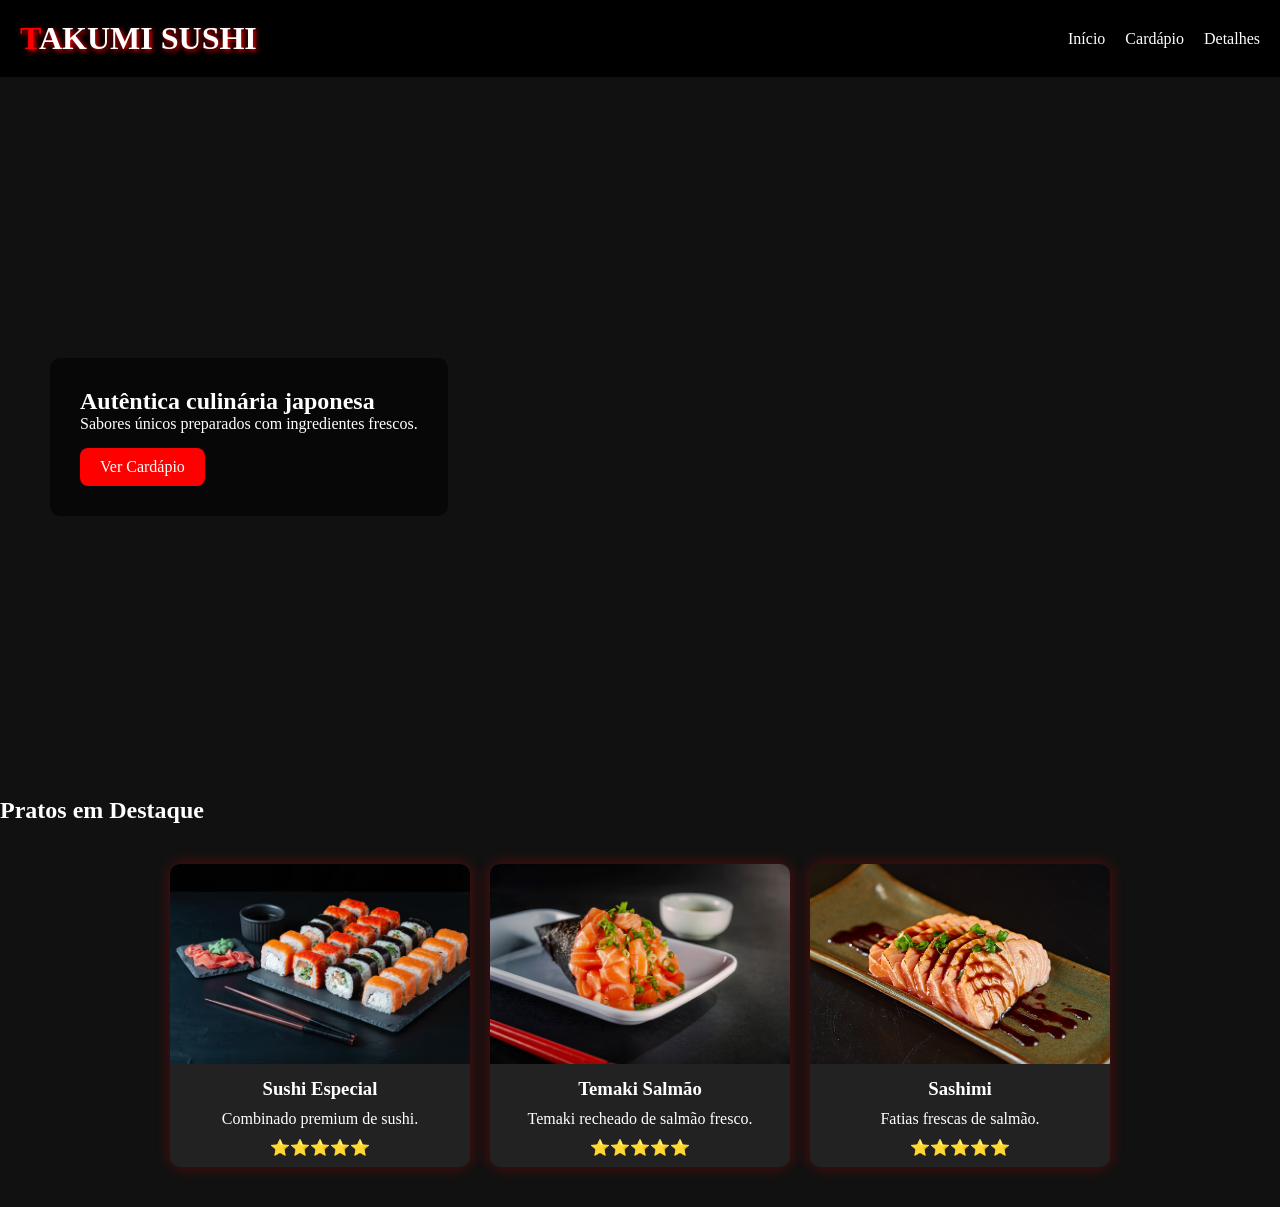
<file: index.html>
<!DOCTYPE html>
<html lang="pt-br">
<head>
    <meta charset="UTF-8">
    <meta name="viewport" content="width=device-width, initial-scale=1.0">
    <title>Sakura Sushi</title>
    <link rel="stylesheet" href="style.css">
    <style>
@import url('https://fonts.googleapis.com/css2?family=Fascinate&family=Permanent+Marker&display=swap');
</style>
</head>
<body>

<header>
    <nav>
        <h1><span>T</span>AKUMI SUSHI</h1>
        <ul>
            <li><a href="index.html">Início</a></li>
            <li><a href="cardapio.html">Cardápio</a></li>
            <li><a href="detalhes.html">Detalhes</a></li>
        </ul>
    </nav>
</header>

<section class="hero">
    <div class="texto">
        <h2>Autêntica culinária japonesa</h2>
        <p>Sabores únicos preparados com ingredientes frescos.</p>
        <a href="cardapio.html" class="btn">Ver Cardápio</a>
    </div>
</section>

<section class="destaques">
    <h2>Pratos em Destaque</h2>

    <div class="cards">

        <div class="card">
            <img src="combo-2.avif" alt="Sushi">
            <h3>Sushi Especial</h3>
            <p>Combinado premium de sushi.</p>
            <p>⭐⭐⭐⭐⭐</p>
        </div>

        <div class="card">
            <img src="temaki.avif" alt="Temaki">
            <h3>Temaki Salmão</h3>
            <p>Temaki recheado de salmão fresco.</p>
            <p>⭐⭐⭐⭐⭐</p>
        </div>

        <div class="card">
            <img src="sashimi.jpg" alt="Sashimi">
            <h3>Sashimi</h3>
            <p>Fatias frescas de salmão.</p>
            <p>⭐⭐⭐⭐⭐</p>
        </div>

    </div>
</section>

</body>
</html>
</file>
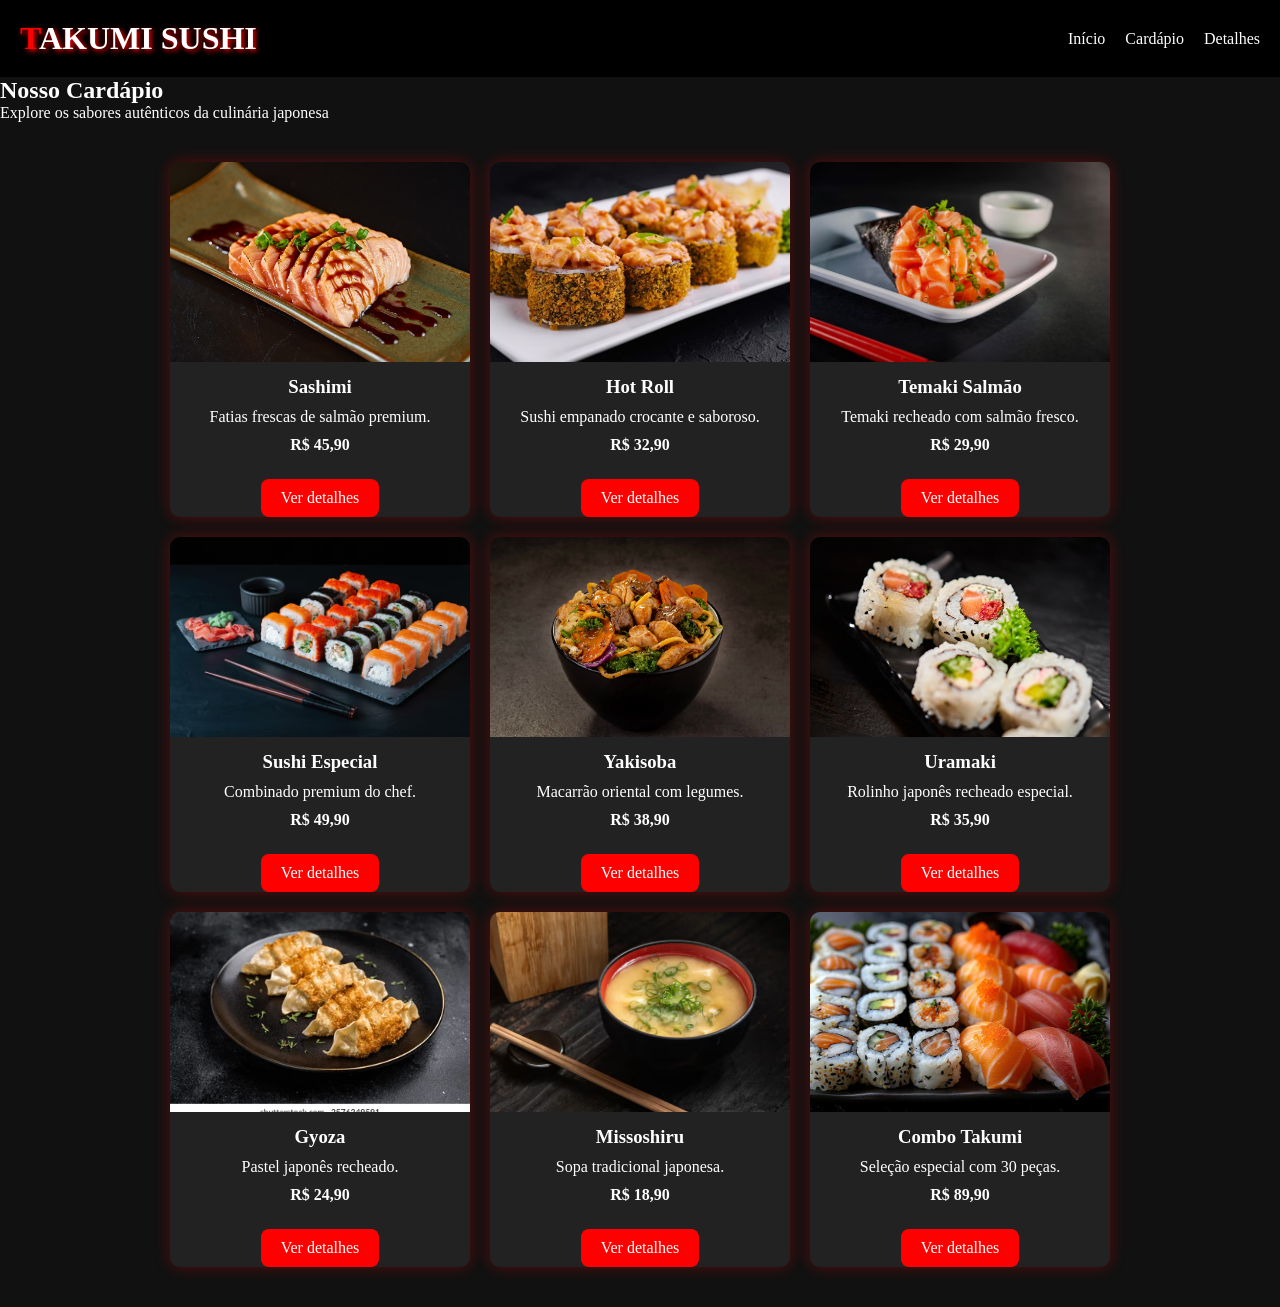
<file: cardapio.html>
<!DOCTYPE html>
<html lang="pt-br">
<head>
    <meta charset="UTF-8">
    <meta name="viewport" content="width=device-width, initial-scale=1.0">
    <title>Cardápio | Sakura Sushi</title>
    <link rel="stylesheet" href="style.css">
<style>
@import url('https://fonts.googleapis.com/css2?family=Fascinate&family=Permanent+Marker&display=swap');
</style>
</head>
<body>

<header>
    <nav>
        <h1><span>T</span>AKUMI SUSHI</h1>

        <ul>
            <li><a href="index.html">Início</a></li>
            <li><a href="cardapio.html">Cardápio</a></li>
            <li><a href="detalhes.html">Detalhes</a></li>
        </ul>
    </nav>
</header>

<section class="cardapio">
    <h2>Nosso Cardápio</h2>
    <p class="subtitulo">
        Explore os sabores autênticos da culinária japonesa
    </p>

    <div class="cards">

        <div class="card">
            <img src="sashimi.jpg" alt="Sashimi">
            <h3>Sashimi</h3>
            <p>Fatias frescas de salmão premium.</p>
            <h4>R$ 45,90</h4>
            <a href="detalhes.html" class="btn">Ver detalhes</a>
        </div>

        <div class="card">
            <img src="hot-roll.jpg" alt="Hot Roll">
            <h3>Hot Roll</h3>
            <p>Sushi empanado crocante e saboroso.</p>
            <h4>R$ 32,90</h4>
            <a href="detalhes.html" class="btn">Ver detalhes</a>
        </div>

        <div class="card">
            <img src="temaki.avif" alt="Temaki">
            <h3>Temaki Salmão</h3>
            <p>Temaki recheado com salmão fresco.</p>
            <h4>R$ 29,90</h4>
            <a href="detalhes.html" class="btn">Ver detalhes</a>
        </div>

        <div class="card">
            <img src="combo-2.avif" alt="Sushi Especial">
            <h3>Sushi Especial</h3>
            <p>Combinado premium do chef.</p>
            <h4>R$ 49,90</h4>
            <a href="detalhes.html" class="btn">Ver detalhes</a>
        </div>

        <div class="card">
            <img src="yakisoba.webp" alt="Yakisoba">
            <h3>Yakisoba</h3>
            <p>Macarrão oriental com legumes.</p>
            <h4>R$ 38,90</h4>
            <a href="detalhes.html" class="btn">Ver detalhes</a>
        </div>

        <div class="card">
            <img src="uramaki.jpg" alt="Uramaki">
            <h3>Uramaki</h3>
            <p>Rolinho japonês recheado especial.</p>
            <h4>R$ 35,90</h4>
            <a href="detalhes.html" class="btn">Ver detalhes</a>
        </div>

        <div class="card">
            <img src="gyoza.webp" alt="Gyoza">
            <h3>Gyoza</h3>
            <p>Pastel japonês recheado.</p>
            <h4>R$ 24,90</h4>
            <a href="detalhes.html" class="btn">Ver detalhes</a>
        </div>

        <div class="card">
            <img src="missoshiru.avif" alt="Missoshiru">
            <h3>Missoshiru</h3>
            <p>Sopa tradicional japonesa.</p>
            <h4>R$ 18,90</h4>
            <a href="detalhes.html" class="btn">Ver detalhes</a>
        </div>

        <div class="card">
            <img src="combo-1.avif" alt="Combo Sakura">
            <h3>Combo Takumi</h3>
            <p>Seleção especial com 30 peças.</p>
            <h4>R$ 89,90</h4>
            <a href="detalhes.html" class="btn">Ver detalhes</a>
        </div>

    </div>
</section>

</body>
</html>
</file>
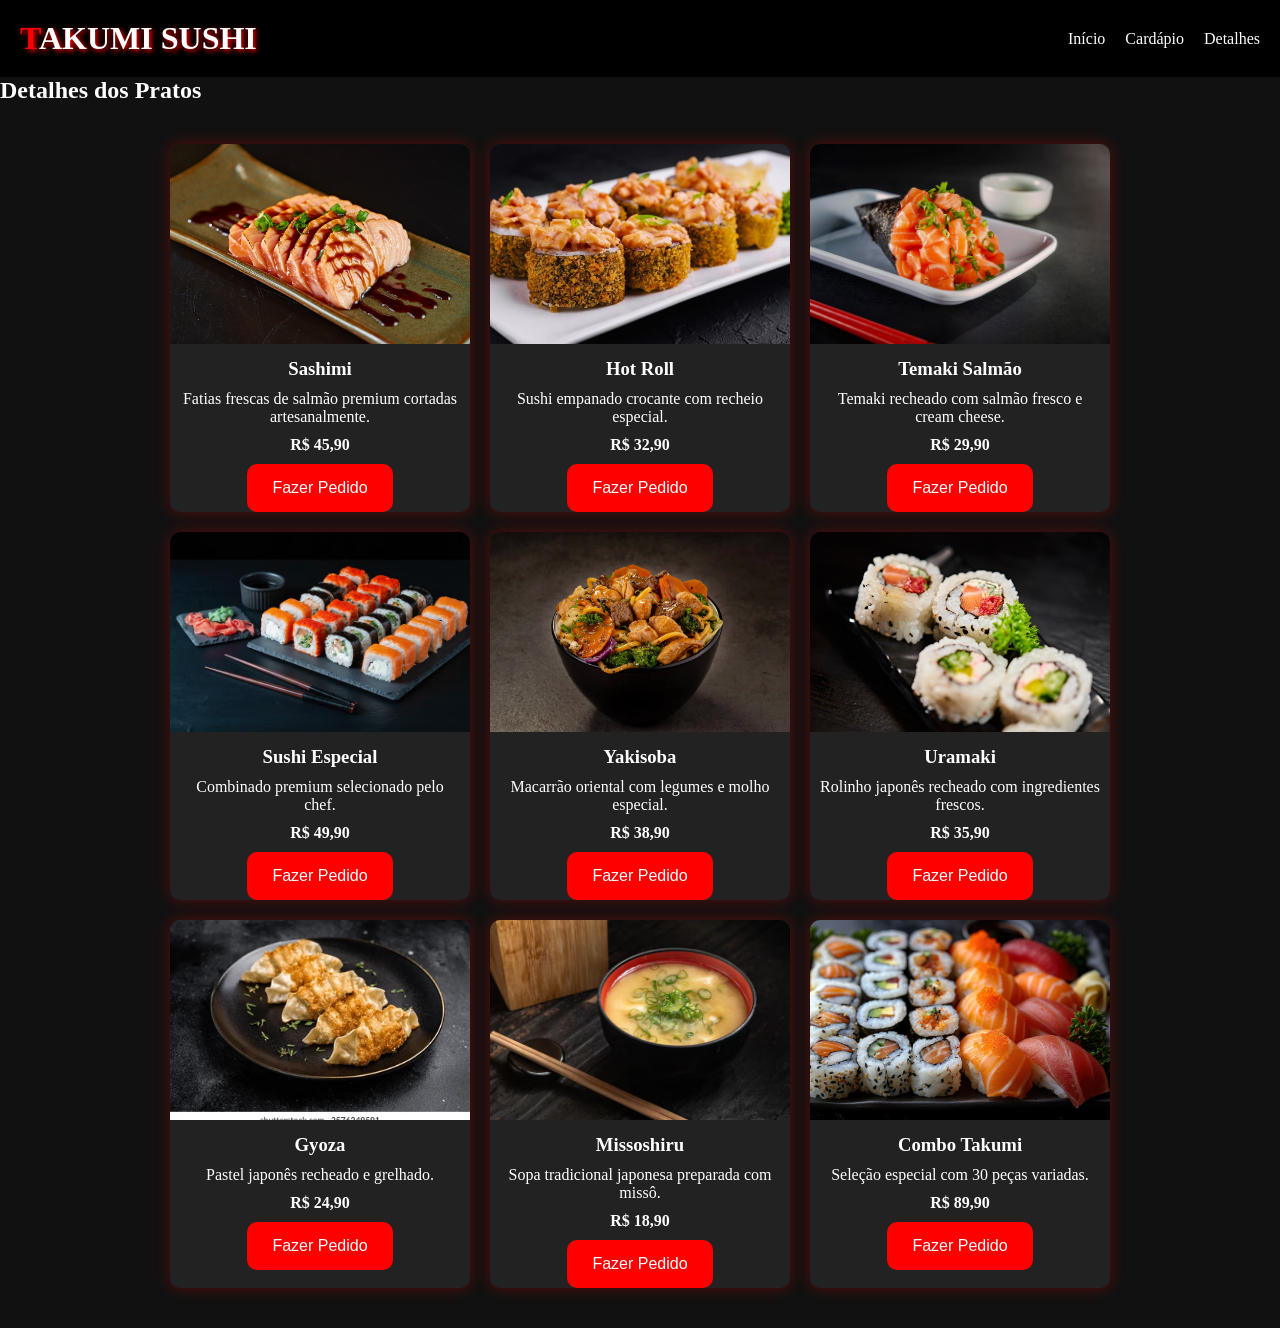
<file: detalhes.html>
<!DOCTYPE html>
<html lang="pt-br">
<head>
    <meta charset="UTF-8">
    <meta name="viewport" content="width=device-width, initial-scale=1.0">
    <title>Detalhes | Sakura Sushi</title>

    <link rel="stylesheet" href="style.css">
<style>
@import url('https://fonts.googleapis.com/css2?family=Fascinate&family=Permanent+Marker&display=swap');
</style>
  
</head>
<body>

<header>
    <nav>
        <h1><span>T</span>AKUMI SUSHI</h1>

        <ul>
            <li><a href="index.html">Início</a></li>
            <li><a href="cardapio.html">Cardápio</a></li>
            <li><a href="detalhes.html">Detalhes</a></li>
        </ul>
    </nav>
</header>

<section class="cardapio">
    <h2>Detalhes dos Pratos</h2>

    <div class="cards">

        <div class="card">
            <img src="sashimi.jpg" alt="Sashimi">
            <h3>Sashimi</h3>
            <p>Fatias frescas de salmão premium cortadas artesanalmente.</p>
            <h4>R$ 45,90</h4>
            <button class="btn-pedido">Fazer Pedido</button>
        </div>

        <div class="card">
            <img src="hot-roll.jpg" alt="Hot Roll">
            <h3>Hot Roll</h3>
            <p>Sushi empanado crocante com recheio especial.</p>
            <h4>R$ 32,90</h4>
            <button class="btn-pedido">Fazer Pedido</button>
        </div>

        <div class="card">
            <img src="temaki.avif" alt="Temaki">
            <h3>Temaki Salmão</h3>
            <p>Temaki recheado com salmão fresco e cream cheese.</p>
            <h4>R$ 29,90</h4>
            <button class="btn-pedido">Fazer Pedido</button>
        </div>

        <div class="card">
            <img src="combo-2.avif" alt="Sushi Especial">
            <h3>Sushi Especial</h3>
            <p>Combinado premium selecionado pelo chef.</p>
            <h4>R$ 49,90</h4>
            <button class="btn-pedido">Fazer Pedido</button>
        </div>

        <div class="card">
            <img src="yakisoba.webp" alt="Yakisoba">
            <h3>Yakisoba</h3>
            <p>Macarrão oriental com legumes e molho especial.</p>
            <h4>R$ 38,90</h4>
            <button class="btn-pedido">Fazer Pedido</button>
        </div>

        <div class="card">
            <img src="uramaki.jpg" alt="Uramaki">
            <h3>Uramaki</h3>
            <p>Rolinho japonês recheado com ingredientes frescos.</p>
            <h4>R$ 35,90</h4>
            <button class="btn-pedido">Fazer Pedido</button>
        </div>

        <div class="card">
            <img src="gyoza.webp" alt="Gyoza">
            <h3>Gyoza</h3>
            <p>Pastel japonês recheado e grelhado.</p>
            <h4>R$ 24,90</h4>
            <button class="btn-pedido">Fazer Pedido</button>
        </div>

        <div class="card">
            <img src="missoshiru.avif" alt="Missoshiru">
            <h3>Missoshiru</h3>
            <p>Sopa tradicional japonesa preparada com missô.</p>
            <h4>R$ 18,90</h4>
            <button class="btn-pedido">Fazer Pedido</button>
        </div>

        <div class="card">
            <img src="combo-1.avif" alt="Combo Sakura">
            <h3>Combo Takumi</h3>
            <p>Seleção especial com 30 peças variadas.</p>
            <h4>R$ 89,90</h4>
            <button class="btn-pedido">Fazer Pedido</button>
        </div>

    </div>
</section>

</body>
</html>
</file>
<file: style.css>
*{
    margin:0;
    padding:0;
    box-sizing:border-box;
}

body{
    background:#111;
    color:white;
}

header{
    background:black;
    padding:20px;
}

nav{
    display:flex;
    justify-content:space-between;
    align-items:center;
     font-family: "Permanent Marker", cursive;
}

nav h1{
    font-size:32px;
    text-shadow:2px 2px 5px red;
}

nav h1 span{
    color:red;
}

ul{
    display:flex;
    list-style:none;
}

ul li{
    margin-left:20px;
}

ul li a{
    color:white;
    text-decoration:none;
    transition:0.3s;
}

ul li a:hover{
    color:red;
}

.hero{
    background:url('https://images.unsplash.com/photo-1579871494447-9811cf80d66c');
    background-size:cover;
    height:80vh;
    display:flex;
    align-items:center;
    padding:50px;
}

.texto{
    background:rgba(0,0,0,0.6);
    padding:30px;
    border-radius:10px;
}

.btn{
    display:inline-block;
    margin-top:15px;
    background:red;
    color:white;
    padding:10px 20px;
    text-decoration:none;
    border-radius:8px;
    transition:0.3s;
}

.btn:hover{
    background:darkred;
    transform:scale(1.1);
}

.cards{
    display:flex;
    justify-content:center;
    gap:20px;
    flex-wrap:wrap;
    padding:40px;
}

.card{
    background:#222;
    width:300px;
    border-radius:10px;
    text-align:center;
    box-shadow:0 0 15px rgba(255,0,0,0.3);
    transition:0.3s;
    overflow:hidden;
}

.card:hover{
    transform:translateY(-10px);
}

.card img{
    width:100%;
    height:200px;
    object-fit:cover;
}

.card h3, .card p, .card h4{
    margin:10px;
}

.detalhes{
    display:flex;
    align-items:center;
    justify-content:center;
    gap:30px;
    padding:50px;
}

.detalhes img{
    width:400px;
    border-radius:10px;
    transition:0.4s;
}

.detalhes img:hover{
    transform:scale(1.1);
}

.btn-pedido{
    background:red;
    border:none;
    color:white;
    padding:15px 25px;
    border-radius:8px;
    cursor:pointer;
    animation:piscando 1s infinite;
}

@keyframes piscando{
    50%{
        opacity:0.5;
    }
}

.detalhes-container{
    padding:50px;
}

.detalhes-container h2{
    text-align:center;
    margin-bottom:40px;
    font-size:40px;
}

.detalhes-card{
    background:#1a1a1a;
    display:flex;
    align-items:center;
    gap:30px;
    margin-bottom:30px;
    border-radius:20px;
    overflow:hidden;
    box-shadow:0 0 20px rgba(255,0,0,0.2);
    transition:0.4s;
}

.detalhes-card:hover{
    transform:translateY(-8px);
    box-shadow:0 0 30px rgba(255,0,0,0.5);
}

.detalhes-card img{
    width:350px;
    height:250px;
    object-fit:cover;
    transition:0.5s;
}

/* IMAGEM AUMENTANDO NO HOVER */
.detalhes-card img:hover{
    transform:scale(1.1);
}

.info{
    padding:20px;
}

.info h3{
    font-size:30px;
    margin-bottom:15px;
}

.info p{
    margin-bottom:15px;
}

.info h4{
    color:#ff4d4d;
    margin-bottom:20px;
}

/* BOTÃO COM ANIMAÇÃO INFINITA */
.btn-pedido{
    background:red;
    border:none;
    color:white;
    padding:15px 25px;
    border-radius:10px;
    cursor:pointer;
    font-size:16px;
    transition:0.3s;
    animation:piscar 1s infinite;
}

.btn-pedido:hover{
    transform:scale(1.1);
    background:darkred;
}

@keyframes piscar{
    50%{
        opacity:0.5;
    }
}
</file>
